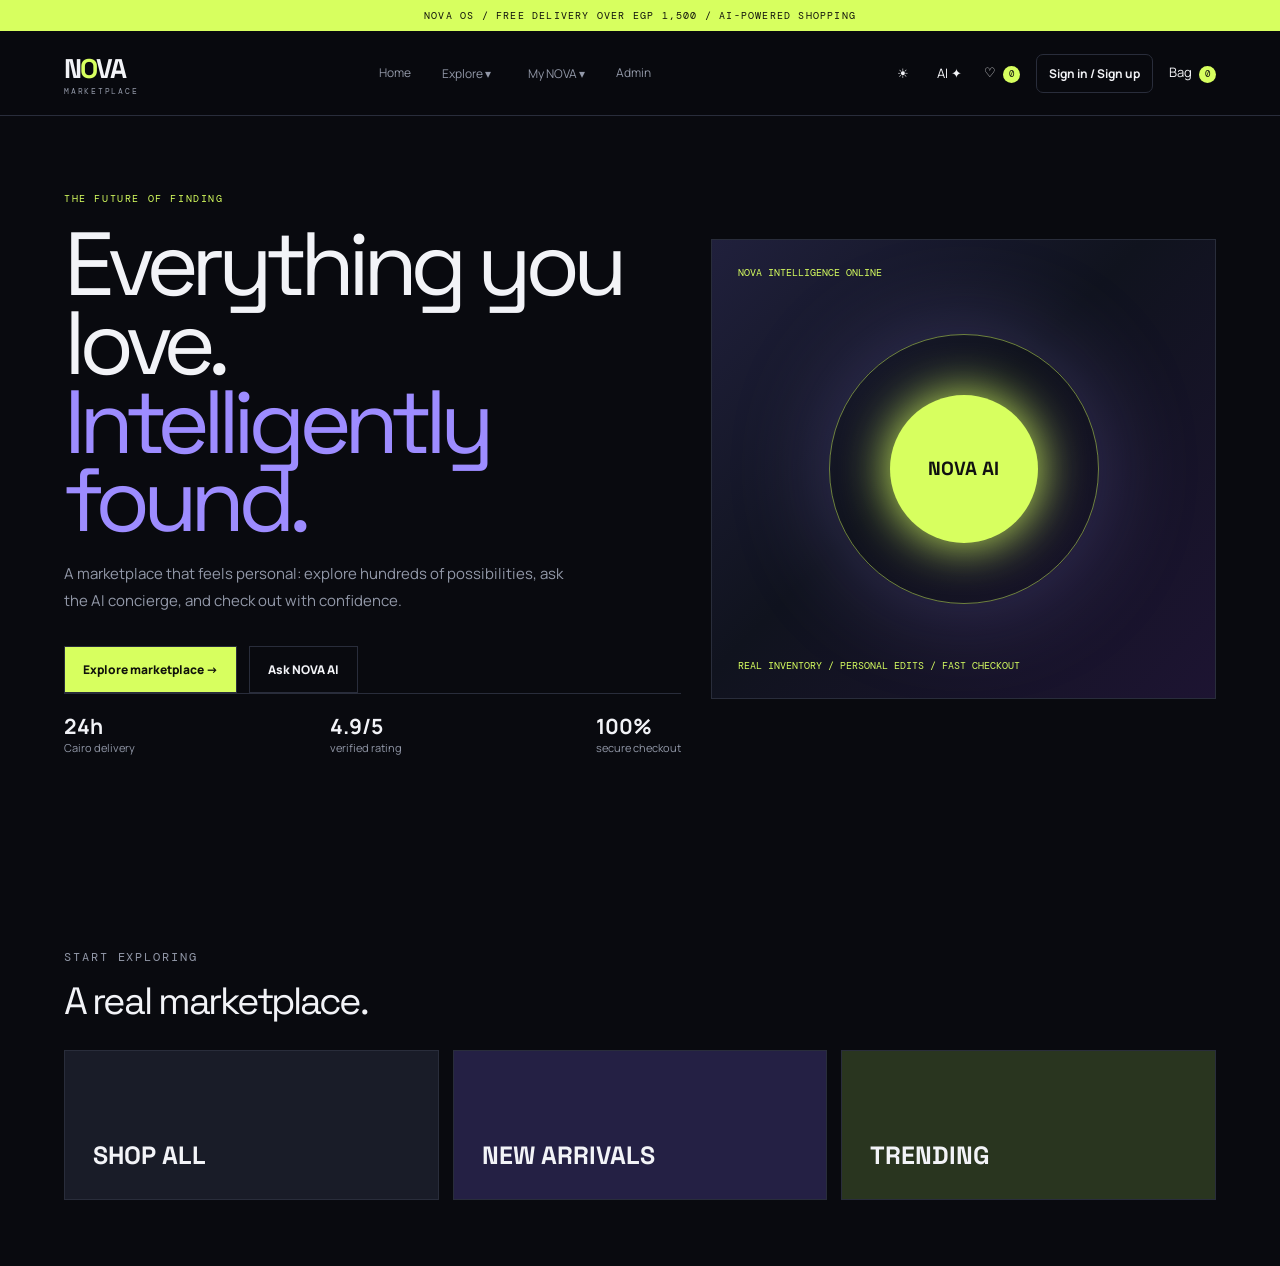
<file: index.html>
<!doctype html>
<html>
  <head>
    <meta charset="utf-8" />
    <meta name="viewport" content="width=device-width,initial-scale=1" />
    <title>NOVA — The future marketplace</title>
    <link rel="stylesheet" href="assets/css/nova.css" />
    <link rel="stylesheet" href="assets/css/pages.css" />
  </head>
  <body>
    <main>
      <section class="page hero">
        <div>
          <p class="kicker">THE FUTURE OF FINDING</p>
          <h1>Everything you love.<br /><em>Intelligently found.</em></h1>
          <p class="sub">
            A marketplace that feels personal: explore hundreds of
            possibilities, ask the AI concierge, and check out with confidence.
          </p>
          <div class="actions">
            <a class="primary" href="pages/shop.html">Explore marketplace →</a
            ><button class="secondary" id="openChat">Ask NOVA AI</button>
          </div>
          <div class="hero-stats">
            <div><strong>24h</strong>Cairo delivery</div>
            <div><strong>4.9/5</strong>verified rating</div>
            <div><strong>100%</strong>secure checkout</div>
          </div>
        </div>
        <div class="hero-board">
          <span class="live">NOVA INTELLIGENCE ONLINE</span>
          <div class="orbit"></div>
          <span class="live"
            >REAL INVENTORY / PERSONAL EDITS / FAST CHECKOUT</span
          >
        </div>
      </section>
      <section class="page">
        <div class="section-head">
          <div>
            <p class="kicker">START EXPLORING</p>
            <h2>A real marketplace.</h2>
          </div>
        </div>
        <div class="category-grid">
          <a class="category" href="pages/shop.html">SHOP ALL</a
          ><a class="category" href="pages/new.html">NEW ARRIVALS</a
          ><a class="category" href="pages/trending.html">TRENDING</a>
        </div>
      </section>
    </main>
    <script type="module">
      import { boot } from "./assets/js/core.js";
      boot();
      document.querySelectorAll("header a").forEach((a) => {
        let h = a.getAttribute("href");
        if (h === "../index.html") a.href = "index.html";
        else if (h && !h.includes("://")) a.href = "pages/" + h;
      });
    </script>
  </body>
</html>
</file>
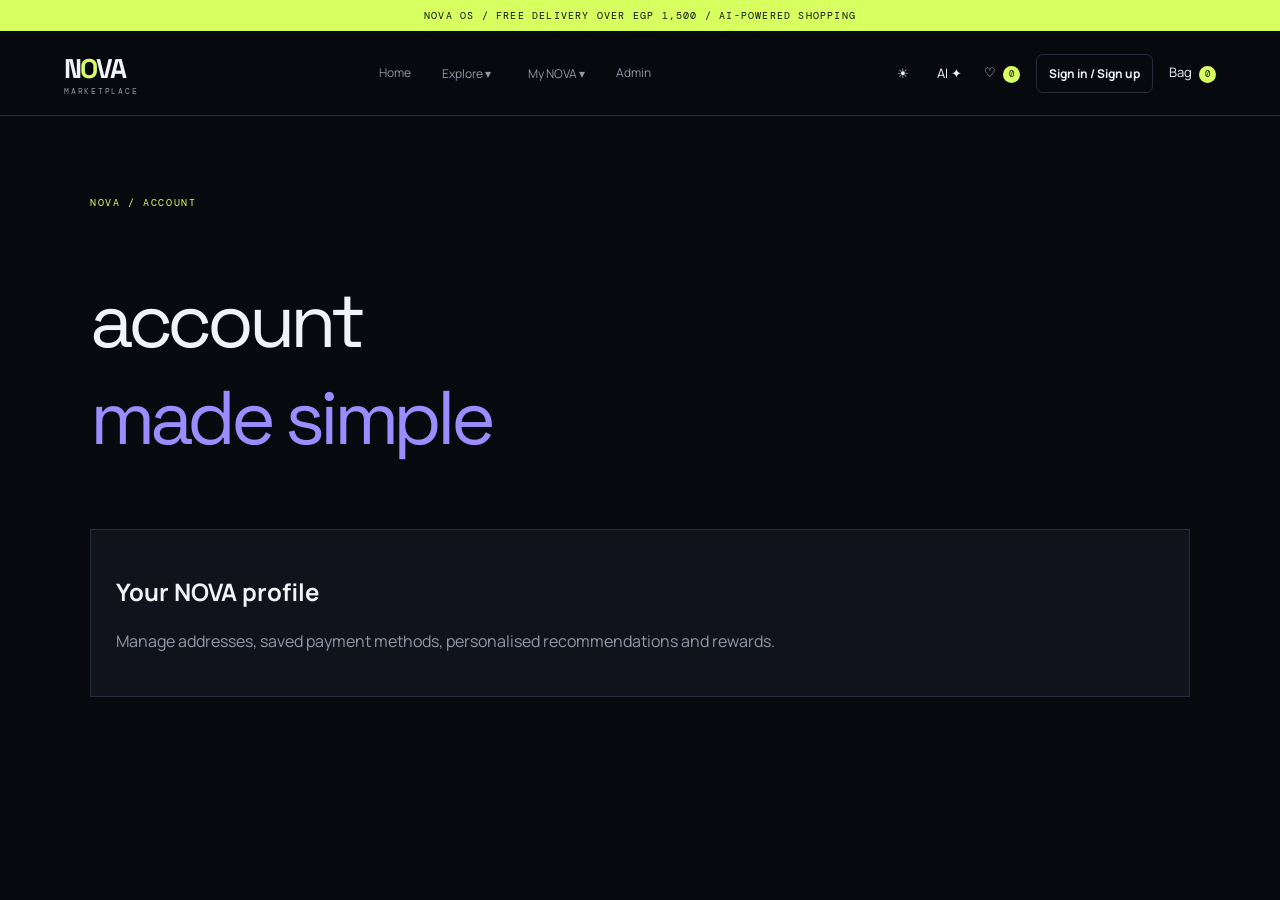
<file: pages/account.html>
<!doctype html>
<html>
  <head>
    <meta charset="utf-8" />
    <meta name="viewport" content="width=device-width,initial-scale=1" />
    <title>Account | NOVA</title>
    <link rel="stylesheet" href="../assets/css/nova.css" />
    <link rel="stylesheet" href="../assets/css/pages.css" />
  </head>
  <body data-page="account">
    <main></main>
    <script type="module" src="../assets/js/pages.js"></script>
  </body>
</html>
</file>
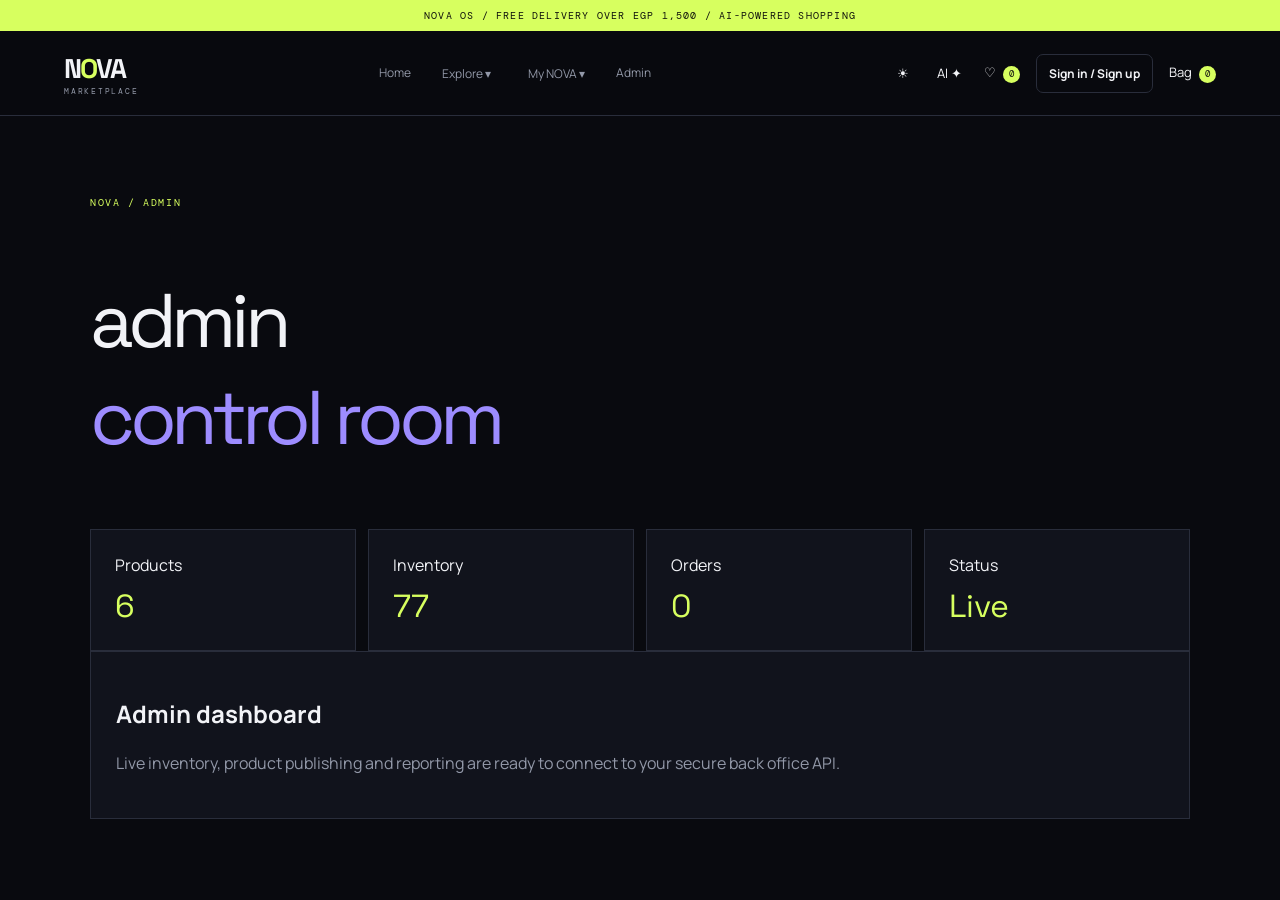
<file: pages/admin.html>
<!doctype html>
<html>
  <head>
    <meta charset="utf-8" />
    <meta name="viewport" content="width=device-width,initial-scale=1" />
    <title>Admin dashboard | NOVA</title>
    <link rel="stylesheet" href="../assets/css/nova.css" />
    <link rel="stylesheet" href="../assets/css/pages.css" />
  </head>
  <body data-page="admin">
    <main></main>
    <script type="module" src="../assets/js/pages.js"></script>
  </body>
</html>
</file>
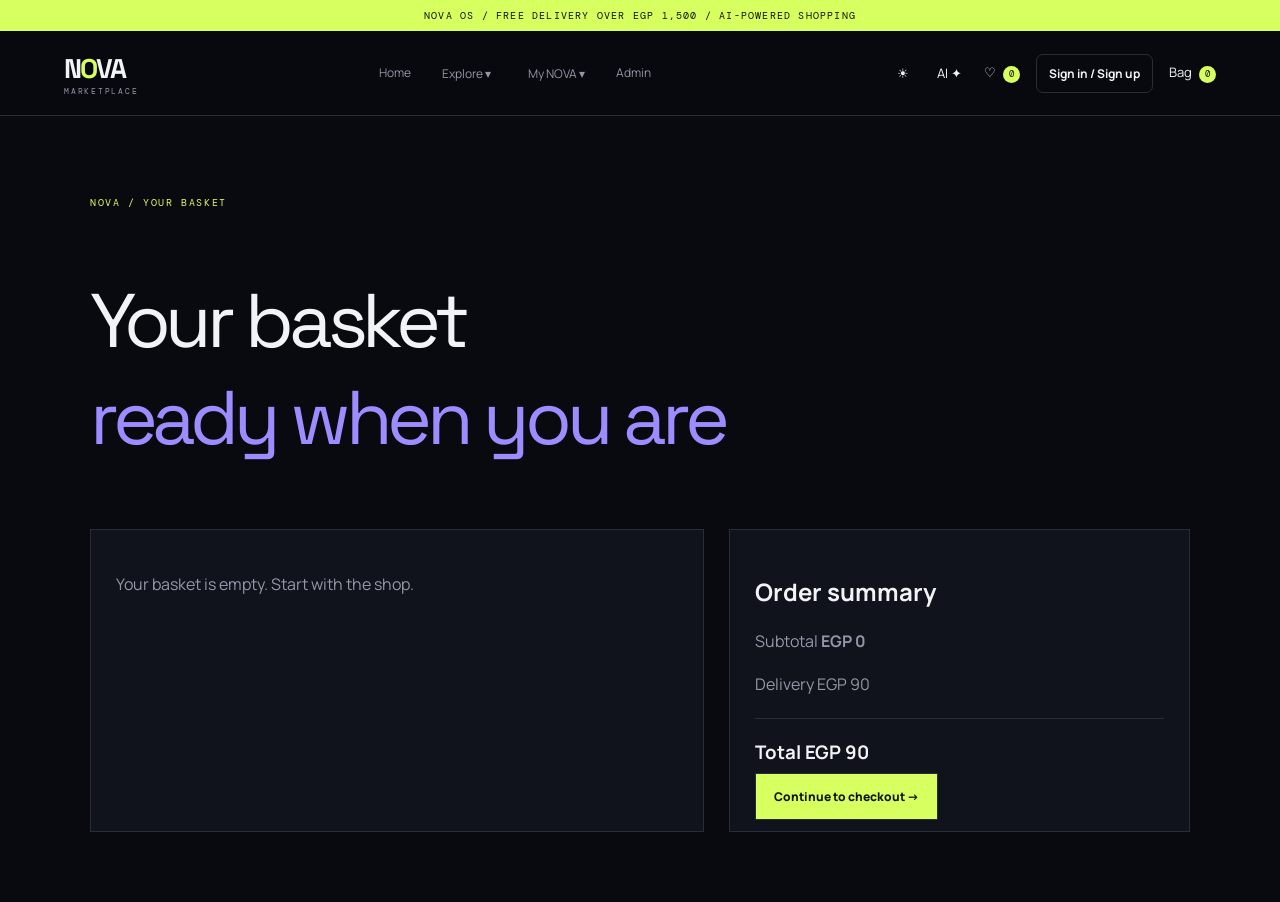
<file: pages/cart.html>
<!doctype html>
<html>
  <head>
    <meta charset="utf-8" />
    <meta name="viewport" content="width=device-width,initial-scale=1" />
    <title>Basket | NOVA</title>
    <link rel="stylesheet" href="../assets/css/nova.css" />
    <link rel="stylesheet" href="../assets/css/pages.css" />
  </head>
  <body data-page="cart">
    <main></main>
    <script type="module" src="../assets/js/pages.js"></script>
  </body>
</html>
</file>
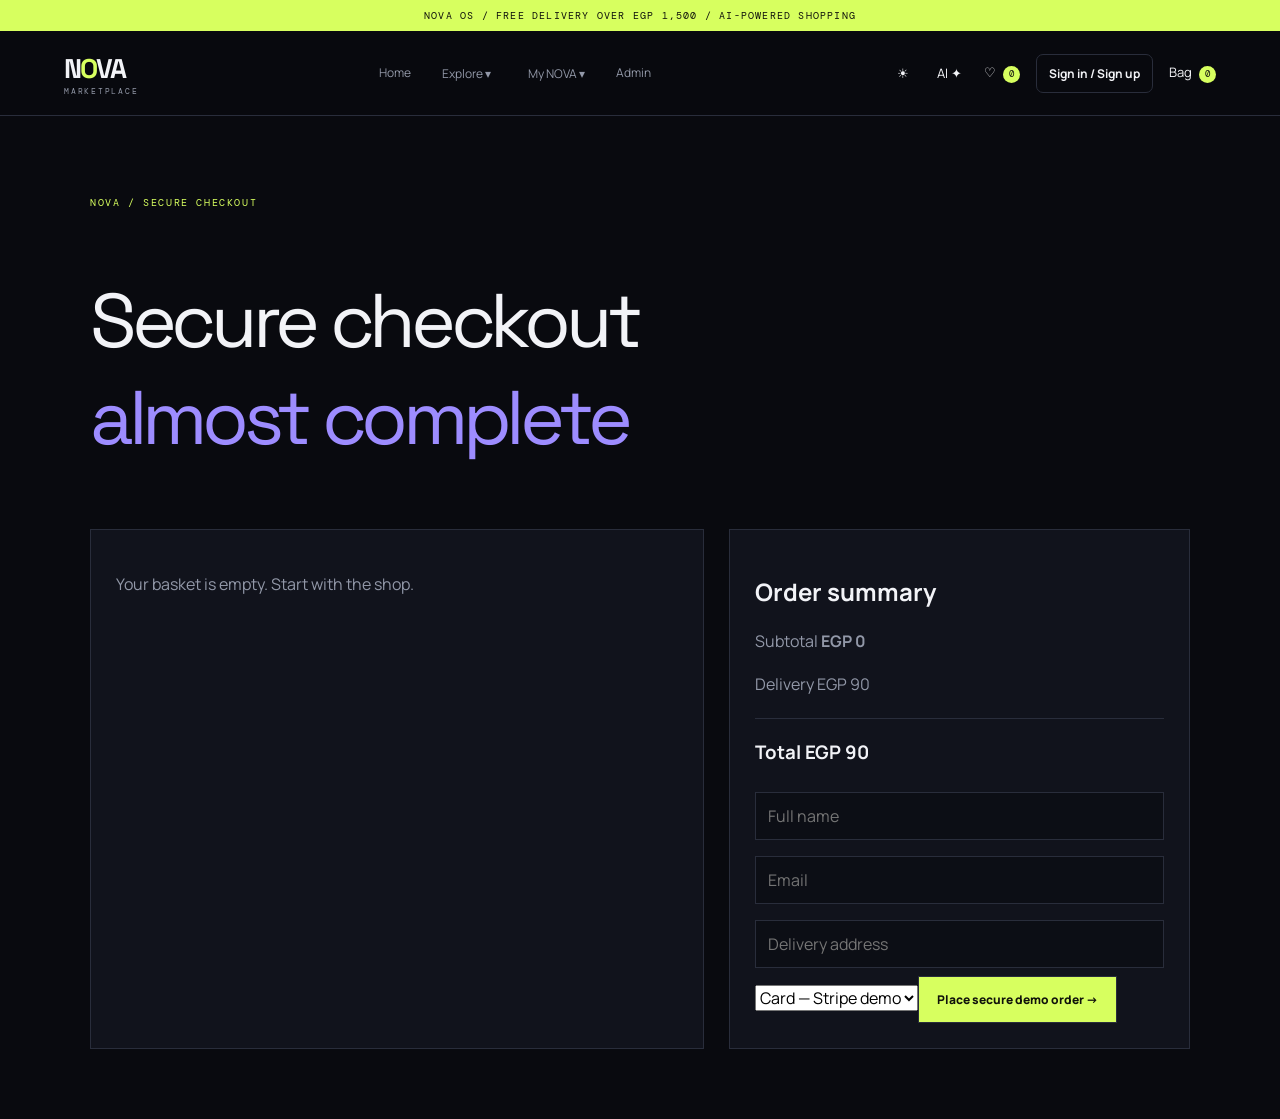
<file: pages/checkout.html>
<!doctype html>
<html>
  <head>
    <meta charset="utf-8" />
    <meta name="viewport" content="width=device-width,initial-scale=1" />
    <title>Checkout | NOVA</title>
    <link rel="stylesheet" href="../assets/css/nova.css" />
    <link rel="stylesheet" href="../assets/css/pages.css" />
  </head>
  <body data-page="checkout">
    <main></main>
    <script type="module" src="../assets/js/pages.js"></script>
  </body>
</html>
</file>
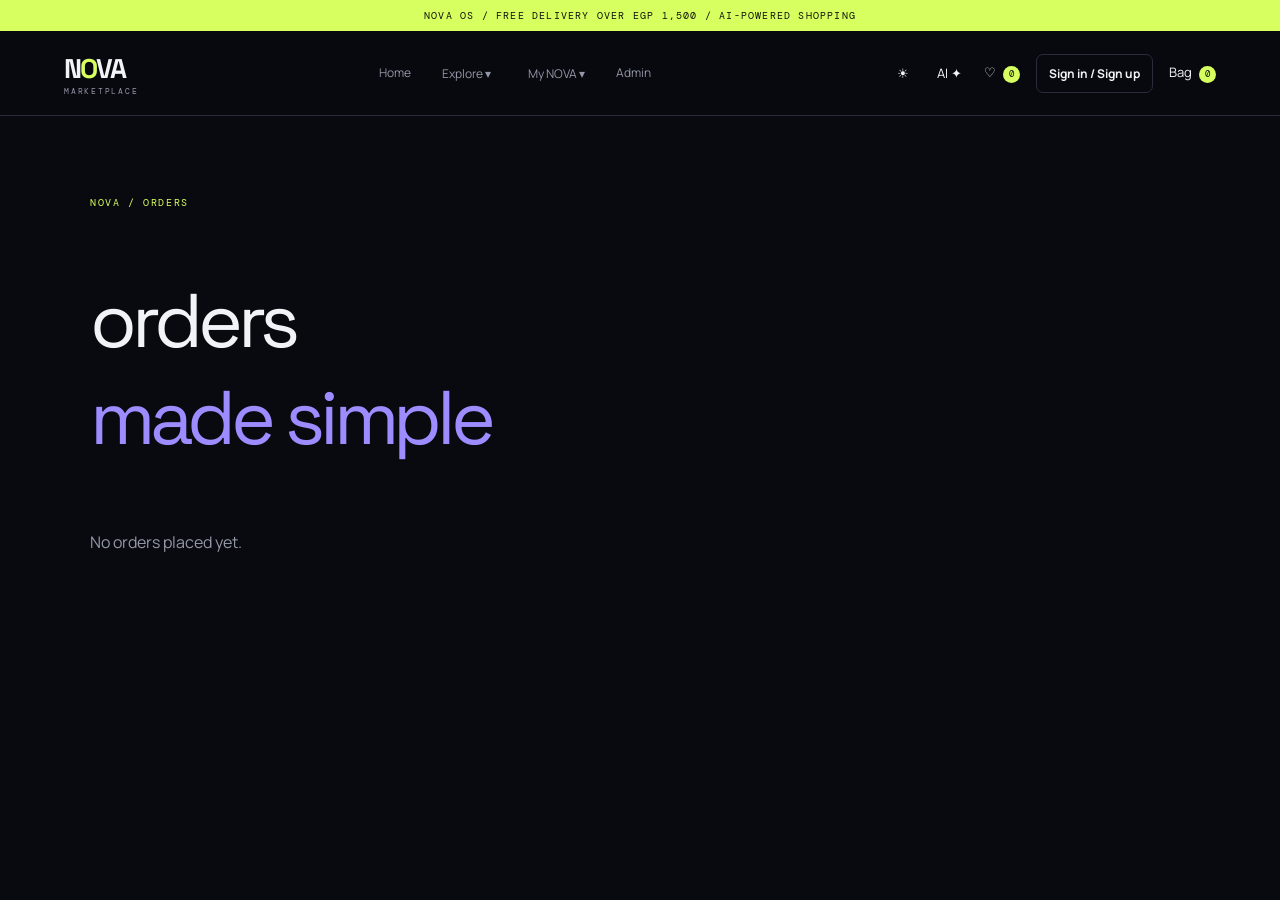
<file: pages/orders.html>
<!doctype html>
<html>
  <head>
    <meta charset="utf-8" />
    <meta name="viewport" content="width=device-width,initial-scale=1" />
    <title>Orders | NOVA</title>
    <link rel="stylesheet" href="../assets/css/nova.css" />
    <link rel="stylesheet" href="../assets/css/pages.css" />
  </head>
  <body data-page="orders">
    <main></main>
    <script type="module" src="../assets/js/pages.js"></script>
  </body>
</html>
</file>
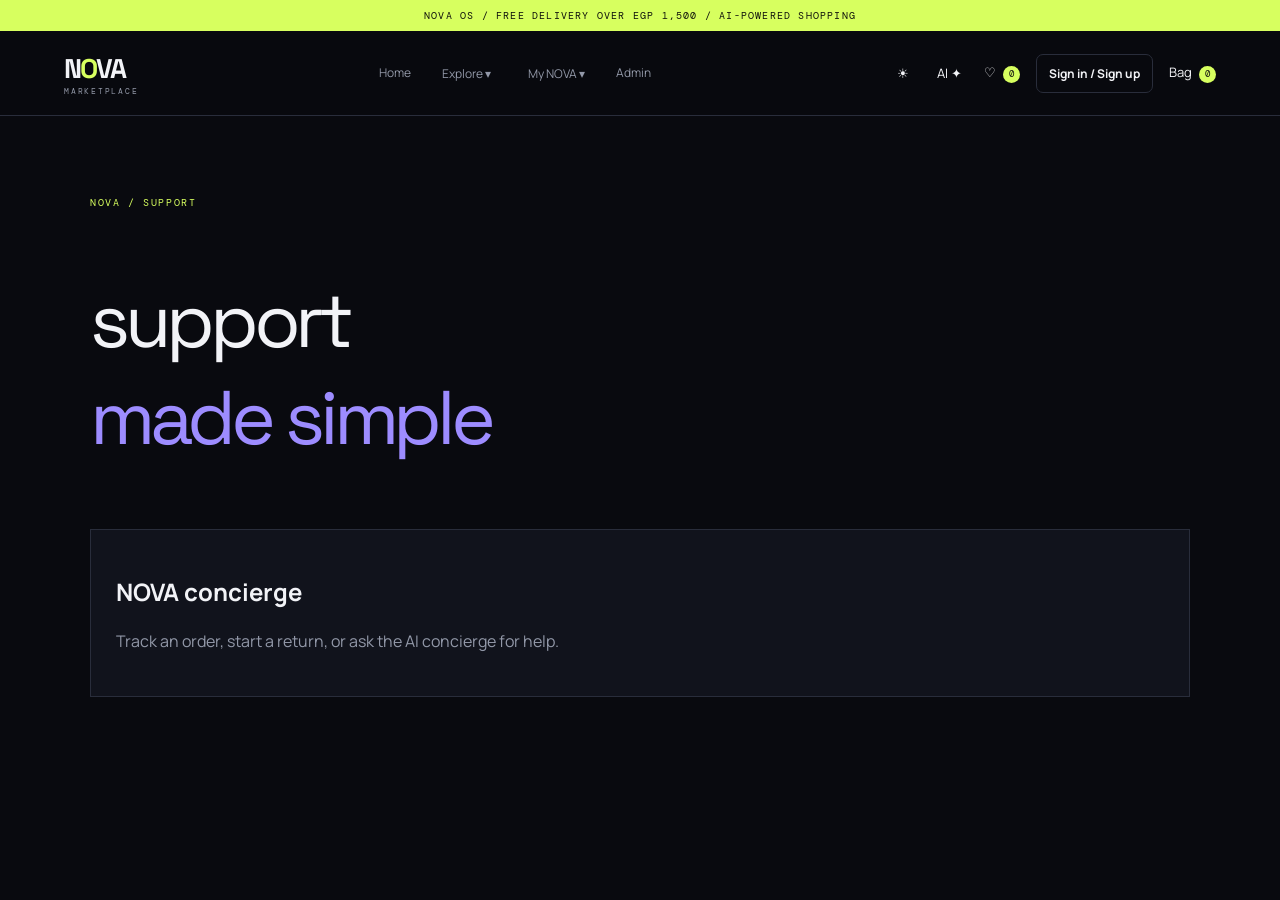
<file: pages/support.html>
<!doctype html>
<html>
  <head>
    <meta charset="utf-8" />
    <meta name="viewport" content="width=device-width,initial-scale=1" />
    <title>Support | NOVA</title>
    <link rel="stylesheet" href="../assets/css/nova.css" />
    <link rel="stylesheet" href="../assets/css/pages.css" />
  </head>
  <body data-page="support">
    <main></main>
    <script type="module" src="../assets/js/pages.js"></script>
  </body>
</html>
</file>
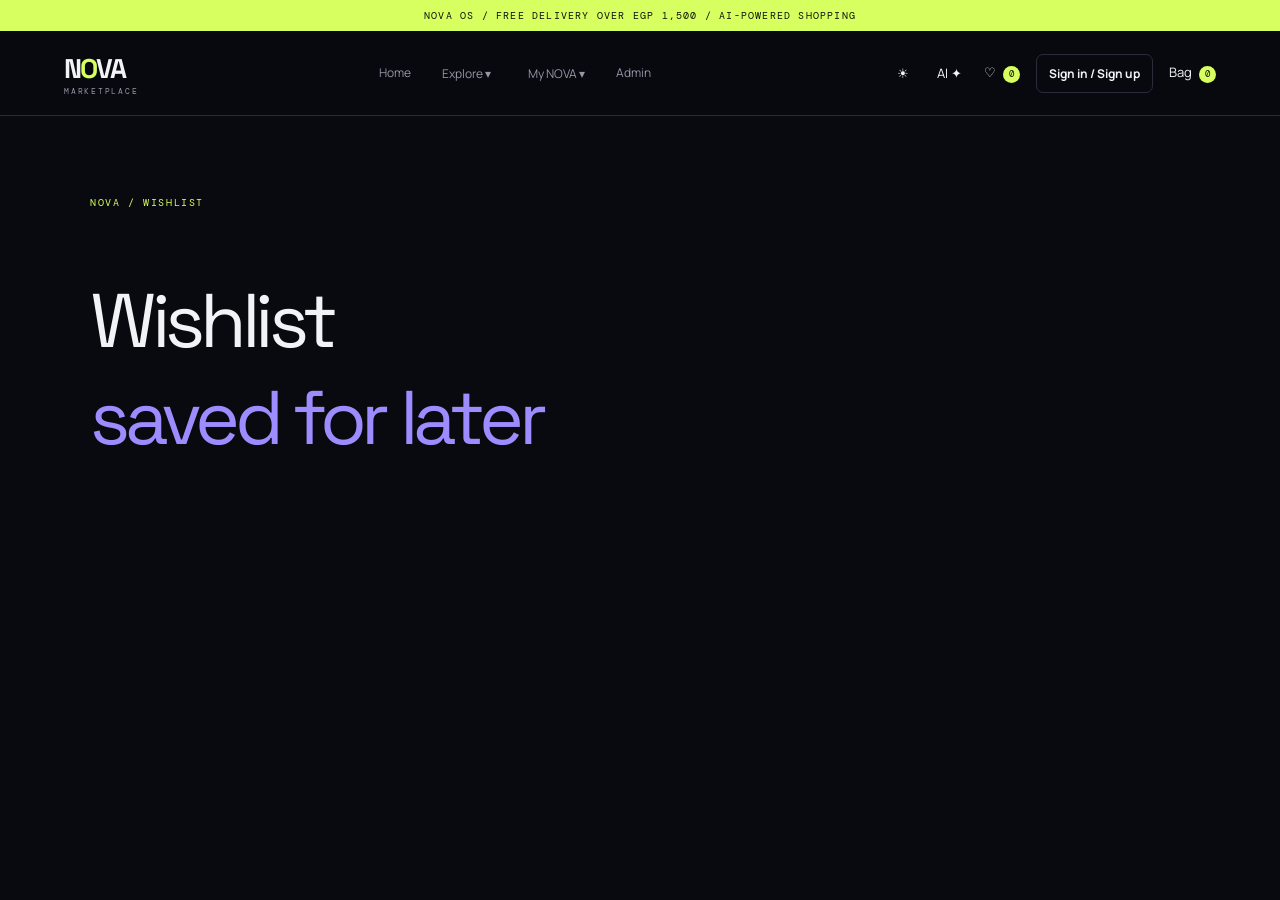
<file: pages/wishlist.html>
<!doctype html>
<html>
  <head>
    <meta charset="utf-8" />
    <meta name="viewport" content="width=device-width,initial-scale=1" />
    <title>Wishlist | NOVA</title>
    <link rel="stylesheet" href="../assets/css/nova.css" />
    <link rel="stylesheet" href="../assets/css/pages.css" />
  </head>
  <body data-page="wishlist">
    <main></main>
    <script type="module" src="../assets/js/pages.js"></script>
  </body>
</html>
</file>
<file: assets/css/nova.css>
@import url("https://fonts.googleapis.com/css2?family=DM+Mono&family=Manrope:wght@400;500;600;700;800&family=Space+Grotesk:wght@400;500;600;700&display=swap");
:root {
  --bg: #090a0f;
  --panel: #11131c;
  --soft: #191c28;
  --line: #292d3b;
  --text: #f2f3f7;
  --muted: #9298a8;
  --lime: #d7ff5f;
  --violet: #9d8cff;
  --pink: #ff7ccc;
}
* {
  box-sizing: border-box;
}
html {
  scroll-behavior: smooth;
}
body {
  margin: 0;
  background: var(--bg);
  color: var(--text);
  font-family: Manrope, sans-serif;
}
button,
input,
select {
  font: inherit;
}
button {
  cursor: pointer;
}
a {
  color: inherit;
  text-decoration: none;
}
.ticker {
  background: var(--lime);
  color: #10130c;
  padding: 9px;
  text-align: center;
  font: 10px "DM Mono";
  letter-spacing: 0.12em;
}
.ticker span {
  margin: 0 15px;
}
.brand {
  font: 700 27px "Space Grotesk";
  letter-spacing: -2px;
}
.brand span {
  color: var(--lime);
}
.brand small {
  display: block;
  font: 8px "DM Mono";
  letter-spacing: 0.22em;
  color: var(--muted);
}
header {
  height: 85px;
  padding: 0 clamp(20px, 5vw, 70px);
  display: flex;
  align-items: center;
  gap: 40px;
  border-bottom: 1px solid var(--line);
  position: sticky;
  top: 0;
  z-index: 3;
  background: #090a0feb;
  backdrop-filter: blur(15px);
}
nav {
  display: flex;
  gap: 25px;
  margin: auto;
  font-size: 12px;
  color: var(--muted);
}
nav a:hover {
  color: var(--lime);
}
.head-actions {
  display: flex;
  align-items: center;
  gap: 16px;
}
.head-actions button,
.head-actions a {
  border: 0;
  background: transparent;
  color: var(--text);
  font-size: 13px;
  position: relative;
}
.head-actions i {
  font: 9px "DM Mono";
  display: inline-grid;
  place-items: center;
  background: var(--lime);
  color: #111;
  width: 17px;
  height: 17px;
  border-radius: 50%;
  font-style: normal;
  margin-left: 4px;
}
#menu {
  display: none;
}
.page {
  width: min(1320px, 90vw);
  margin: auto;
  padding: 66px 0;
}
.hero {
  min-height: 590px;
  display: grid;
  grid-template-columns: 1.1fr 0.9fr;
  align-items: center;
  gap: 30px;
}
.kicker {
  font: 10px "DM Mono";
  color: var(--lime);
  letter-spacing: 0.16em;
}
.hero h1,
.view-title {
  font: clamp(46px, 7vw, 105px)/0.88 "Space Grotesk";
  letter-spacing: -0.08em;
  margin: 20px 0;
}
.hero h1 em,
.view-title em,
dialog h2 em {
  font-style: normal;
  color: var(--violet);
}
.sub {
  color: var(--muted);
  max-width: 520px;
  line-height: 1.8;
  font-size: 15px;
}
.actions {
  display: flex;
  gap: 12px;
  margin-top: 32px;
  flex-wrap: wrap;
}
.primary,
.secondary,
.filter {
  border: 1px solid var(--line);
  padding: 14px 18px;
  background: var(--lime);
  color: #10120b;
  font-weight: 800;
  font-size: 12px;
}
.secondary,
.filter {
  background: transparent;
  color: var(--text);
}
.hero-board {
  background: linear-gradient(135deg, #20203c, #10131e 45%, #1d1432);
  height: 460px;
  border: 1px solid var(--line);
  padding: 26px;
  display: flex;
  flex-direction: column;
  justify-content: space-between;
  overflow: hidden;
}
.orbit {
  width: 270px;
  height: 270px;
  border: 1px solid #d7ff5f77;
  border-radius: 50%;
  margin: auto;
  position: relative;
  box-shadow: 0 0 100px #9d8cff44;
}
.orbit:after {
  content: "NOVA AI";
  position: absolute;
  inset: 60px;
  border-radius: 50%;
  background: var(--lime);
  color: #111;
  display: grid;
  place-items: center;
  font: 700 19px "Space Grotesk";
  box-shadow: 0 0 50px #d7ff5f;
}
.live {
  font: 10px "DM Mono";
  color: var(--lime);
}
.hero-stats {
  display: flex;
  justify-content: space-between;
  border-top: 1px solid var(--line);
  padding-top: 18px;
  font-size: 11px;
  color: var(--muted);
}
.hero-stats strong {
  display: block;
  color: var(--text);
  font-size: 21px;
}
.section-head {
  display: flex;
  align-items: end;
  justify-content: space-between;
  margin: 50px 0 25px;
}
.section-head h2 {
  font: 38px "Space Grotesk";
  letter-spacing: -0.06em;
  margin: 0;
}
.section-head p {
  color: var(--muted);
  font-size: 12px;
}
.cards {
  display: grid;
  grid-template-columns: repeat(4, 1fr);
  gap: 14px;
}
.product {
  background: var(--panel);
  border: 1px solid var(--line);
  position: relative;
  transition: 0.25s;
}
.product:hover {
  transform: translateY(-5px);
  border-color: #9d8cff;
}
.product img {
  display: block;
  width: 100%;
  height: 250px;
  object-fit: cover;
}
.tag {
  position: absolute;
  top: 11px;
  left: 11px;
  background: var(--bg);
  padding: 6px 8px;
  font: 9px "DM Mono";
  color: var(--lime);
}
.heart {
  position: absolute;
  top: 10px;
  right: 10px;
  background: #111827e6;
  color: white;
  border: 1px solid var(--line);
  width: 35px;
  height: 35px;
  border-radius: 50%;
  font-size: 17px;
}
.product-info {
  padding: 15px;
}
.product-info small {
  color: var(--muted);
  font-size: 10px;
}
.product-info h3 {
  font-size: 14px;
  margin: 7px 0;
}
.price {
  color: var(--lime);
  font: 14px "DM Mono";
}
.quick {
  position: absolute;
  bottom: 13px;
  right: 13px;
  background: var(--lime);
  border: 0;
  width: 35px;
  height: 35px;
  font-size: 20px;
}
.category-grid {
  display: grid;
  grid-template-columns: repeat(3, 1fr);
  gap: 14px;
}
.category {
  background: var(--soft);
  padding: 28px;
  min-height: 150px;
  border: 1px solid var(--line);
  font: 700 25px "Space Grotesk";
  display: flex;
  align-items: end;
}
.category:nth-child(2) {
  background: #242044;
}
.category:nth-child(3) {
  background: #29351f;
}
.feature {
  background: var(--panel);
  padding: 34px;
  border: 1px solid var(--line);
  margin-top: 60px;
  display: grid;
  grid-template-columns: 1fr 1fr;
  gap: 30px;
}
.feature h2 {
  font: 42px "Space Grotesk";
  margin: 0;
}
.filters {
  display: flex;
  gap: 9px;
  flex-wrap: wrap;
  margin: 25px 0;
}
.filter.active {
  background: var(--lime);
  color: #10120b;
}
.search {
  display: flex;
  background: var(--panel);
  border: 1px solid var(--line);
  padding: 6px;
  margin-top: 25px;
}
.search input {
  background: transparent;
  border: 0;
  outline: 0;
  color: var(--text);
  padding: 10px;
  flex: 1;
}
.panel {
  background: var(--panel);
  border: 1px solid var(--line);
  padding: 25px;
}
.detail {
  display: grid;
  grid-template-columns: 1fr 1fr;
  gap: 50px;
}
.detail img {
  width: 100%;
  height: 500px;
  object-fit: cover;
}
.detail h1 {
  font: 52px "Space Grotesk";
  letter-spacing: -0.06em;
}
.rating {
  color: var(--lime);
  font: 12px "DM Mono";
}
.compare {
  display: grid;
  grid-template-columns: repeat(3, 1fr);
  gap: 12px;
}
.compare img {
  width: 100%;
  height: 190px;
  object-fit: cover;
}
.line {
  border: 0;
  border-top: 1px solid var(--line);
  margin: 20px 0;
}
.cart-row,
.order-row {
  display: flex;
  align-items: center;
  gap: 18px;
  padding: 15px 0;
  border-bottom: 1px solid var(--line);
}
.cart-row img {
  width: 75px;
  height: 75px;
  object-fit: cover;
}
.cart-row > div {
  flex: 1;
}
.admin-grid {
  display: grid;
  grid-template-columns: repeat(4, 1fr);
  gap: 12px;
}
.metric {
  padding: 24px;
  background: var(--panel);
  border: 1px solid var(--line);
}
.metric strong {
  display: block;
  font: 32px "Space Grotesk";
  margin-top: 10px;
  color: var(--lime);
}
.form-grid {
  display: grid;
  grid-template-columns: 1fr 1fr;
  gap: 13px;
}
.form-grid input,
.form-grid select {
  background: #0d0f17;
  border: 1px solid var(--line);
  color: var(--text);
  padding: 13px;
}
.wide {
  grid-column: span 2;
}
dialog {
  width: min(760px, 92vw);
  background: #111420;
  color: var(--text);
  border: 1px solid var(--line);
  padding: 40px;
  box-shadow: 0 30px 100px #000;
}
.close {
  float: right;
  background: none;
  color: white;
  border: 0;
  font-size: 26px;
}
dialog h2 {
  font: 44px/0.95 "Space Grotesk";
  letter-spacing: -0.07em;
  margin: 10px 0;
}
.muted {
  color: var(--muted);
  line-height: 1.7;
}
#aiForm {
  display: flex;
  margin-top: 22px;
  background: #090a0f;
  border: 1px solid var(--line);
  padding: 6px;
}
#aiForm input {
  flex: 1;
  background: transparent;
  border: 0;
  color: var(--text);
  outline: 0;
  padding: 12px;
}
#aiForm button {
  background: var(--lime);
  border: 0;
  font-weight: 800;
  padding: 12px;
}
.prompt-row {
  display: flex;
  gap: 8px;
  margin-top: 15px;
  flex-wrap: wrap;
}
.prompt-row button {
  background: transparent;
  border: 1px solid var(--line);
  color: var(--muted);
  padding: 8px;
  font-size: 10px;
}
.ai-result {
  margin-top: 20px;
}
.recommendation {
  display: flex;
  gap: 12px;
  background: #171a27;
  padding: 12px;
  margin-top: 10px;
}
.recommendation img {
  width: 58px;
  height: 58px;
  object-fit: cover;
}
#toast {
  position: fixed;
  bottom: 25px;
  right: 25px;
  background: var(--lime);
  color: #111;
  padding: 13px 18px;
  font-size: 12px;
  font-weight: 700;
  opacity: 0;
  transform: translateY(10px);
  transition: 0.25s;
  z-index: 9;
}
#toast.show {
  opacity: 1;
  transform: none;
}
@media (max-width: 850px) {
  header {
    gap: 15px;
  }
  nav {
    display: none;
    position: absolute;
    top: 85px;
    left: 0;
    right: 0;
    padding: 20px;
    background: var(--panel);
    flex-direction: column;
  }
  nav.open {
    display: flex;
  }
  #menu {
    display: block;
  }
  .hero,
  .detail,
  .feature {
    grid-template-columns: 1fr;
  }
  .cards {
    grid-template-columns: repeat(2, 1fr);
  }
  .hero-board {
    height: 350px;
  }
  .admin-grid {
    grid-template-columns: repeat(2, 1fr);
  }
}
@media (max-width: 520px) {
  .page {
    width: min(100% - 32px, 1320px);
    padding: 38px 0;
  }
  .head-actions {
    gap: 8px;
  }
  .brand {
    font-size: 23px;
  }
  .cards,
  .category-grid,
  .compare {
    grid-template-columns: 1fr;
  }
  .product img {
    height: 280px;
  }
  .hero {
    min-height: 0;
  }
  .hero-board {
    height: 280px;
  }
  .form-grid {
    grid-template-columns: 1fr;
  }
  .wide {
    grid-column: auto;
  }
  .detail img {
    height: 360px;
  }
  dialog {
    padding: 25px;
  }
  #aiForm {
    flex-direction: column;
  }
  .hero-stats {
    gap: 12px;
  }
}

/* NOVA theme system + account access */
body.light {
  --bg: #f7f7fb;
  --panel: #ffffff;
  --soft: #eef0f7;
  --line: #d8dbe6;
  --text: #151722;
  --muted: #687083;
  --lime: #b9e63e;
  --violet: #7867ff;
  --pink: #e85fae;
}
body.light header {
  background: rgba(247, 247, 251, 0.92);
}
body.light .hero-board {
  background: linear-gradient(135deg, #eef0ff, #fff 48%, #f1e9ff);
}
body.light .product:hover {
  border-color: var(--violet);
}
body.light .drop-menu,
body.light .chatbot,
body.light dialog {
  background: #fff;
  color: var(--text);
}
body.light .heart {
  background: #ffffffee;
  color: var(--text);
}
body.light #chatForm input,
body.light .search input,
body.light .form-grid input,
body.light .form-grid select,
body.light .summary input {
  background: #f6f7fa;
  color: var(--text);
}
body.light #chatLog p {
  background: #f0f1f6;
}
body.light #chatLog .user {
  background: #e5e1ff;
}
body.light .category:nth-child(2) {
  background: #e8e5ff;
}
body.light .category:nth-child(3) {
  background: #e8f2d9;
}

.head-actions .account-button {
  border: 1px solid var(--line);
  background: transparent;
  color: var(--text);
  padding: 10px 12px;
  border-radius: 7px;
  font-size: 12px;
  font-weight: 700;
}
.head-actions .account-button:hover {
  border-color: var(--violet);
  color: var(--violet);
}
.head-actions button:focus-visible,
.head-actions a:focus-visible,
.drop > button:focus-visible,
.drop-menu a:focus-visible,
.primary:focus-visible,
.secondary:focus-visible,
.filter:focus-visible,
.heart:focus-visible,
.quick:focus-visible,
input:focus-visible,
select:focus-visible,
.auth-tab:focus-visible {
  outline: 2px solid var(--violet);
  outline-offset: 3px;
}

.auth-dialog {
  width: min(500px, 92vw);
  border: 1px solid var(--line);
  border-radius: 14px;
  padding: 34px;
  background: var(--panel);
  color: var(--text);
}
.auth-dialog::backdrop {
  background: rgba(0, 0, 0, 0.62);
  backdrop-filter: blur(5px);
}
.auth-dialog h2 {
  margin: 8px 0 24px;
}
.auth-tabs {
  display: grid;
  grid-template-columns: 1fr 1fr;
  gap: 6px;
  margin-bottom: 20px;
  border-bottom: 1px solid var(--line);
  padding-bottom: 8px;
}
.auth-tab {
  border: 0;
  background: transparent;
  color: var(--muted);
  padding: 10px;
  font-weight: 800;
  cursor: pointer;
}
.auth-tab.active {
  color: var(--text);
  background: var(--soft);
}
.auth-form {
  display: grid;
  gap: 15px;
}
.auth-form label {
  display: grid;
  gap: 7px;
  font-size: 11px;
  font-weight: 700;
  color: var(--muted);
}
.auth-form input {
  width: 100%;
  background: var(--bg);
  color: var(--text);
  border: 1px solid var(--line);
  padding: 13px;
  border-radius: 6px;
}
.auth-form .primary {
  width: 100%;
  margin-top: 4px;
}
.auth-message {
  min-height: 20px;
  color: var(--lime);
  font-size: 12px;
  font-weight: 700;
  margin: 16px 0 0;
}
.auth-note {
  font-size: 10px;
  margin-top: 15px;
}
.wishlist-detail.saved {
  border-color: var(--violet);
  color: var(--violet);
}
@media (max-width: 850px) {
  header {
    gap: 14px;
    height: auto;
    min-height: 72px;
    padding: 12px 18px;
    flex-wrap: wrap;
  }
  nav {
    order: 3;
    width: 100%;
    justify-content: center;
    margin: 0;
    gap: 16px;
  }
  .head-actions {
    margin-left: auto;
    gap: 8px;
  }
  .head-actions .account-button {
    font-size: 10px;
    padding: 8px;
  }
  .brand {
    font-size: 22px;
  }
}
@media (max-width: 560px) {
  nav {
    font-size: 10px;
    gap: 10px;
  }
  .head-actions a[aria-label="Open wishlist"] {
    display: none;
  }
  .head-actions .account-button {
    max-width: 105px;
    overflow: hidden;
    text-overflow: ellipsis;
    white-space: nowrap;
  }
  .auth-dialog {
    padding: 25px;
  }
}
@media (prefers-reduced-motion: reduce) {
  html {
    scroll-behavior: auto;
  }
  * {
    transition-duration: 0.01ms !important;
    animation-duration: 0.01ms !important;
  }
}
</file>
<file: assets/css/pages.css>
.drop {
  position: relative;
}
.drop > button {
  border: 0;
  background: none;
  color: var(--muted);
  font-size: 12px;
}
.drop-menu {
  display: none;
  position: absolute;
  top: 22px;
  left: -14px;
  width: 180px;
  background: #141724;
  border: 1px solid var(--line);
  padding: 9px;
  box-shadow: 0 20px 50px #0008;
}
.drop:hover .drop-menu,
.drop:focus-within .drop-menu {
  display: grid;
}
.drop-menu a {
  padding: 10px;
  font-size: 12px;
}
.drop-menu a:hover {
  background: var(--soft);
  color: var(--lime);
}
.chatbot {
  position: fixed;
  z-index: 10;
  right: 20px;
  bottom: 20px;
  width: min(370px, calc(100vw - 40px));
  background: #131623;
  border: 1px solid var(--line);
  box-shadow: 0 24px 80px #0009;
}
.chat-head {
  padding: 15px;
  border-bottom: 1px solid var(--line);
  font: 11px "DM Mono";
  color: var(--lime);
}
.chat-head button {
  float: right;
  border: 0;
  background: none;
  color: white;
  font-size: 20px;
}
.chat-log {
  height: 280px;
  overflow: auto;
  padding: 15px;
  font-size: 12px;
  line-height: 1.55;
}
.chat-log p {
  background: #1b1e2d;
  padding: 10px;
  margin: 0 0 8px;
}
.chat-log .user {
  background: #32304b;
}
.chat-log a {
  color: var(--lime);
}
#chatForm {
  display: flex;
  border-top: 1px solid var(--line);
}
#chatForm input {
  background: transparent;
  border: 0;
  outline: 0;
  color: white;
  padding: 13px;
  flex: 1;
}
#chatForm button {
  background: var(--lime);
  border: 0;
  padding: 0 15px;
  font-weight: 800;
}
.simple-page {
  width: min(1100px, 90vw);
  margin: auto;
  padding: 70px 0;
}
.simple-page h1 {
  font: clamp(44px, 7vw, 76px) "Space Grotesk";
  letter-spacing: -0.07em;
}
.simple-page h1 em {
  color: var(--violet);
  font-style: normal;
}
.checkout {
  display: grid;
  grid-template-columns: 1fr 0.75fr;
  gap: 25px;
}
.summary {
  background: var(--panel);
  padding: 25px;
  border: 1px solid var(--line);
  height: max-content;
}
.summary input {
  width: 100%;
  background: #0c0e15;
  border: 1px solid var(--line);
  padding: 12px;
  color: white;
  margin: 8px 0;
}
.order-confirm {
  padding: 20px;
  background: #203023;
  color: var(--lime);
  margin-top: 15px;
}
@media (max-width: 850px) {
  .checkout {
    grid-template-columns: 1fr;
  }
  .drop-menu {
    position: fixed;
    left: 15px;
    right: 15px;
    width: auto;
  }
  .drop {
    display: none;
  }
}
</file>
